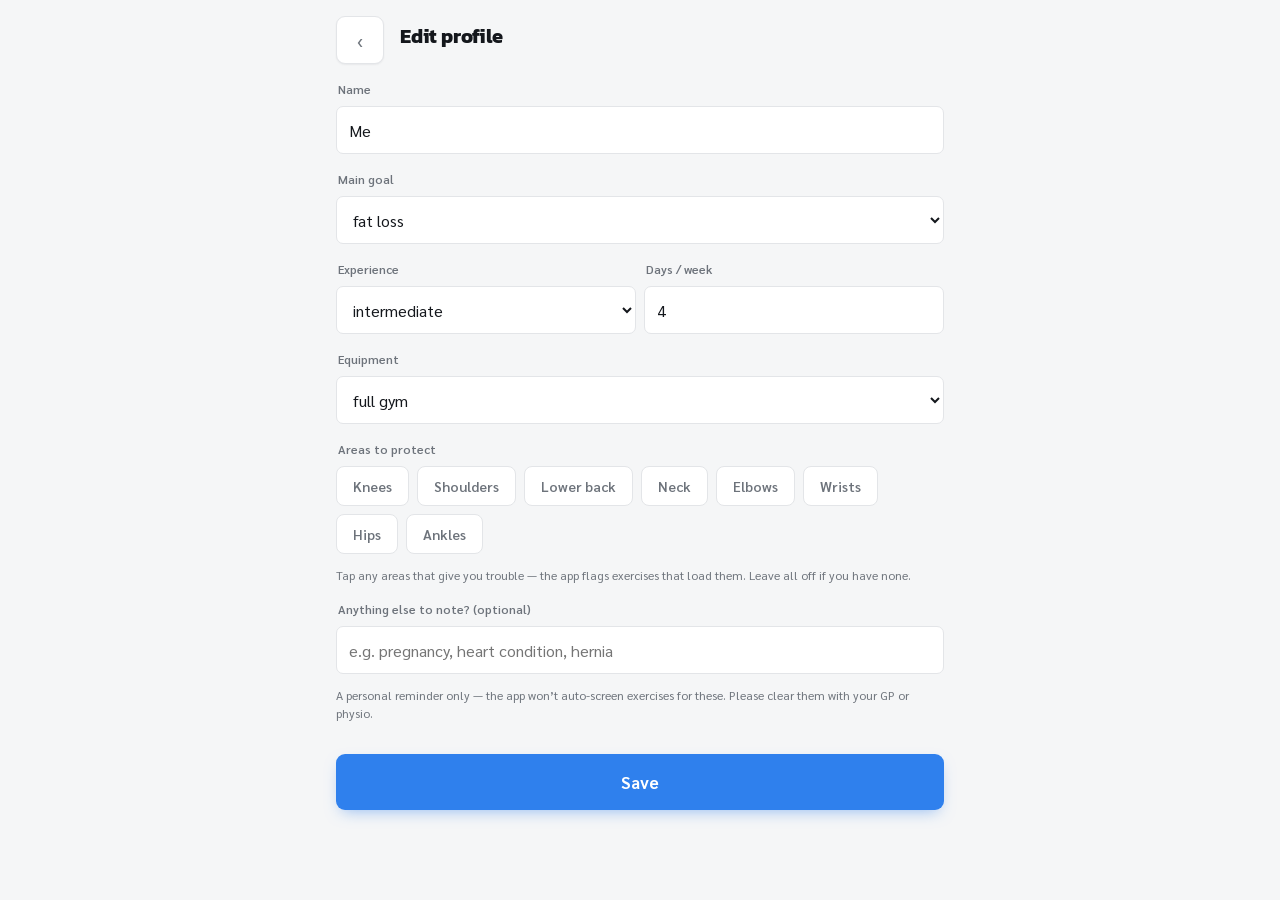
<file: index.html>
<!DOCTYPE html>
<html lang="en">
<head>
  <meta charset="UTF-8" />
  <meta name="viewport" content="width=device-width, initial-scale=1.0, viewport-fit=cover, maximum-scale=1.0, user-scalable=no" />
  <meta name="theme-color" content="#f5f6f7" media="(prefers-color-scheme: light)" />
  <meta name="theme-color" content="#0b0c0f" media="(prefers-color-scheme: dark)" />
  <title>Lift Tracker</title>

  <!-- PWA: installable + offline -->
  <link rel="manifest" href="manifest.webmanifest" />
  <link rel="icon" href="icon.svg" type="image/svg+xml" />
  <link rel="apple-touch-icon" href="icon.svg" />
  <meta name="apple-mobile-web-app-capable" content="yes" />
  <meta name="apple-mobile-web-app-status-bar-style" content="default" />
  <meta name="apple-mobile-web-app-title" content="Lift" />

  <!-- Type: Kanit (display / numbers) + Sarabun (body / UI) -->
  <link rel="preconnect" href="https://fonts.googleapis.com" />
  <link rel="preconnect" href="https://fonts.gstatic.com" crossorigin />
  <link rel="stylesheet" href="https://fonts.googleapis.com/css2?family=Kanit:wght@500;600;700&family=Sarabun:wght@400;500;600;700&display=swap" />

  <link rel="stylesheet" href="css/styles.css" />
</head>
<body>
  <!-- The whole app renders into #app from js/app.js -->
  <div id="app"></div>

  <!-- Rest timer overlay (hidden until a set is completed) -->
  <div id="timer-sheet" class="sheet" hidden>
    <div class="sheet-backdrop" data-close-timer></div>
    <div class="sheet-body" role="dialog" aria-label="Rest timer">
      <div class="timer-label">REST</div>
      <div id="timer-count" class="timer-count">1:30</div>
      <svg class="timer-ring" viewBox="0 0 120 120" aria-hidden="true">
        <circle class="ring-track" cx="60" cy="60" r="54" />
        <circle id="ring-progress" class="ring-progress" cx="60" cy="60" r="54" />
      </svg>

      <div class="timer-presets" id="timer-presets"></div>

      <div class="timer-controls">
        <button class="tbtn" id="timer-minus">−15s</button>
        <button class="tbtn tbtn-pause" id="timer-pause">Pause</button>
        <button class="tbtn" id="timer-plus">+15s</button>
      </div>
      <button class="btn btn-ghost timer-skip" id="timer-skip">Skip rest</button>
    </div>
  </div>

  <script src="js/plan.js"></script>
  <script src="js/exercises.js"></script>
  <script src="js/app.js"></script>
</body>
</html>
</file>
<file: css/styles.css>
/* =========================================================================
   Lift Tracker — design-system rebuild (Kanit + Sarabun · Crisp · 8px).
   Blue pulse on a cool light ground; full dark theme. Matches the two
   approved mockups. Class names/data-attributes are unchanged — this file
   only restyles them and adds the new .tabbar / .felt components.
   ========================================================================= */

/* -------------------------------------------------------------------------
   THEME TOKENS
   Light on bare :root · dark redefined under the media query AND [data-theme].
   ------------------------------------------------------------------------- */
:root {
  color-scheme: light;

  /* surfaces */
  --bg: #f5f6f7;            /* page canvas */
  --bg-elev: #ffffff;       /* cards */
  --bg-elev-2: #eef1f4;     /* inputs / secondary surface */
  --card: var(--bg-elev);
  --card-2: var(--bg-elev-2);

  /* lines */
  --line: #ecedef;          /* hairline border */
  --line-strong: #e3e5e8;

  /* ink */
  --text: #14171c;
  --text-dim: #6d737b;
  --text-faint: #9aa1aa;

  /* accent (blue pulse) */
  --accent: #2f80ed;
  --accent-ink: #175fb8;
  --accent-dim: #e9f1fe;
  --accent-line: #cfe1fb;
  --on-accent: #ffffff;

  /* caution / danger */
  --warn: #b9770e;
  --warn-tint: #f9f0dd;
  --warn-line: #efdcb6;
  --danger: #d1493f;

  /* feel (effort ladder) */
  --feel-easy: #1f9d57;
  --feel-ok: #2f80ed;
  --feel-hard: #e8720c;
  --feel-pain: #d1493f;

  /* radius — CRISP (card/button 9 · input/cell 7 · chip/tag 8) */
  --r-card: 9px;
  --r-control: 9px;
  --r-input: 7px;
  --r-tag: 8px;
  --radius: var(--r-card);      /* legacy alias → crisp */
  --radius-sm: var(--r-input);  /* legacy alias → crisp */

  /* type */
  --ff-display: "Kanit", "Helvetica Neue", system-ui, sans-serif;
  --ff-body: "Sarabun", system-ui, -apple-system, sans-serif;

  /* metrics */
  --tap: 48px;
  --safe-top: env(safe-area-inset-top, 0px);
  --safe-bottom: env(safe-area-inset-bottom, 0px);

  /* elevation */
  --shadow-sm: 0 1px 2px rgba(20, 23, 28, .06);
  --shadow: 0 1px 2px rgba(20, 23, 28, .05), 0 8px 24px rgba(20, 23, 28, .07);
  --shadow-cta: 0 6px 16px -6px rgba(47, 128, 237, .55);
}

@media (prefers-color-scheme: dark) {
  :root:not([data-theme="light"]) {
    color-scheme: dark;
    --bg: #0b0c0f;
    --bg-elev: #15171d;
    --bg-elev-2: #1c1f27;
    --card: var(--bg-elev);
    --card-2: var(--bg-elev-2);
    --line: #24272f;
    --line-strong: #2f333c;
    --text: #f0f2f5;
    --text-dim: #9aa2ad;
    --text-faint: #666d78;
    --accent: #3f86d6;
    --accent-ink: #ffffff;
    --accent-dim: rgba(63, 134, 214, .15);
    --accent-line: rgba(63, 134, 214, .38);
    --on-accent: #ffffff;
    --warn: #f2a838;
    --warn-tint: rgba(242, 168, 56, .13);
    --warn-line: rgba(242, 168, 56, .32);
    --danger: #f26060;
    --feel-easy: #48cc8c;
    --feel-ok: #5aa6f0;
    --feel-hard: #ff8a3d;
    --feel-pain: #f26060;
    --shadow-sm: 0 1px 2px rgba(0, 0, 0, .4);
    --shadow: 0 1px 2px rgba(0, 0, 0, .4), 0 10px 30px rgba(0, 0, 0, .5);
    --shadow-cta: 0 0 0 1px rgba(63, 134, 214, .24), 0 8px 24px -10px rgba(63, 134, 214, .5);
  }
}

:root[data-theme="dark"] {
  color-scheme: dark;
  --bg: #0b0c0f;
  --bg-elev: #15171d;
  --bg-elev-2: #1c1f27;
  --card: var(--bg-elev);
  --card-2: var(--bg-elev-2);
  --line: #24272f;
  --line-strong: #2f333c;
  --text: #f0f2f5;
  --text-dim: #9aa2ad;
  --text-faint: #666d78;
  --accent: #3f86d6;
  --accent-ink: #ffffff;
  --accent-dim: rgba(63, 134, 214, .15);
  --accent-line: rgba(63, 134, 214, .38);
  --on-accent: #ffffff;
  --warn: #f2a838;
  --warn-tint: rgba(242, 168, 56, .13);
  --warn-line: rgba(242, 168, 56, .32);
  --danger: #f26060;
  --feel-easy: #48cc8c;
  --feel-ok: #5aa6f0;
  --feel-hard: #ff8a3d;
  --feel-pain: #f26060;
  --shadow-sm: 0 1px 2px rgba(0, 0, 0, .4);
  --shadow: 0 1px 2px rgba(0, 0, 0, .4), 0 10px 30px rgba(0, 0, 0, .5);
  --shadow-cta: 0 0 0 1px rgba(63, 134, 214, .24), 0 8px 24px -10px rgba(63, 134, 214, .5);
}

/* -------------------------------------------------------------------------
   BASE
   ------------------------------------------------------------------------- */
* { box-sizing: border-box; -webkit-tap-highlight-color: transparent; }

html, body {
  margin: 0;
  padding: 0;
  background: var(--bg);
  color: var(--text);
  font-family: var(--ff-body);
  font-size: 16px;
  line-height: 1.5;
  -webkit-font-smoothing: antialiased;
  overscroll-behavior-y: none;
}

/* a soft top glow under the dark canvas */
@media (prefers-color-scheme: dark) {
  :root:not([data-theme="light"]) body {
    background:
      radial-gradient(120% 80% at 50% -10%, rgba(63, 134, 214, .10), transparent 60%),
      var(--bg);
    background-attachment: fixed;
  }
}
:root[data-theme="dark"] body {
  background:
    radial-gradient(120% 80% at 50% -10%, rgba(63, 134, 214, .10), transparent 60%),
    var(--bg);
  background-attachment: fixed;
}

body { padding-bottom: calc(24px + var(--safe-bottom)); }

button { font-family: inherit; cursor: pointer; }
input, select { font-family: inherit; }

#app {
  max-width: 640px;
  margin: 0 auto;
  padding: calc(16px + var(--safe-top)) 16px 0;
}
/* leave room for a fixed bottom tab bar when app.js renders one */
body:has(.tabbar) #app { padding-bottom: calc(88px + var(--safe-bottom)); }

/* -------------------------------------------------------------------------
   HEADER
   ------------------------------------------------------------------------- */
.app-header {
  display: flex;
  align-items: center;
  justify-content: space-between;
  gap: 16px;
  margin-bottom: 16px;
}
.app-header h1 {
  font-family: var(--ff-display);
  font-size: 20px;
  font-weight: 700;
  letter-spacing: -0.01em;
  margin: 0;
  display: flex;
  align-items: center;
  gap: 8px;
}
.app-header .logo { width: 26px; height: 26px; display: inline-block; }
.header-actions { display: flex; gap: 8px; }

/* -------------------------------------------------------------------------
   BUTTONS
   ------------------------------------------------------------------------- */
.btn {
  display: inline-flex;
  align-items: center;
  justify-content: center;
  gap: 8px;
  min-height: var(--tap);
  padding: 0 16px;
  border: none;
  border-radius: var(--r-control);
  background: var(--accent);
  color: var(--on-accent);
  font-family: var(--ff-body);
  font-size: 16px;
  font-weight: 700;
  box-shadow: var(--shadow-cta);
  transition: transform .06s ease, filter .15s ease;
}
.btn:active { transform: scale(.97); }
.btn-block { width: 100%; }
.btn-ghost {
  background: var(--bg-elev);
  color: var(--text-dim);
  border: 1px solid var(--line-strong);
  box-shadow: none;
}
.btn-danger { background: var(--danger); color: #fff; box-shadow: none; }
.btn-lg { min-height: 56px; font-size: 17px; }

.icon-btn {
  width: var(--tap); height: var(--tap);
  display: inline-flex; align-items: center; justify-content: center;
  background: var(--bg-elev);
  border: 1px solid var(--line-strong);
  border-radius: var(--r-control);
  color: var(--text-dim);
  font-size: 19px;
  box-shadow: var(--shadow-sm);
}

/* -------------------------------------------------------------------------
   DASHBOARD HERO
   ------------------------------------------------------------------------- */
.hero { margin-bottom: 16px; }
.hero-date { font-size: 13px; color: var(--text-dim); font-weight: 600; }
.hero-title {
  font-family: var(--ff-display);
  font-size: 26px; font-weight: 700; letter-spacing: -0.02em;
  line-height: 1.1; color: var(--text); margin: 8px 0 16px;
}
.hero-title span { color: var(--accent); }

/* -------------------------------------------------------------------------
   STAT CARDS
   ------------------------------------------------------------------------- */
.stat-grid {
  display: grid;
  grid-template-columns: repeat(2, 1fr);
  gap: 8px;
  margin-bottom: 24px;
}
.stat {
  background: var(--bg-elev);
  border: 1px solid var(--line);
  border-radius: var(--r-card);
  padding: 16px;
  box-shadow: var(--shadow-sm);
}
.stat .num {
  font-family: var(--ff-display);
  font-size: 22px; font-weight: 700; letter-spacing: -0.01em;
  color: var(--text); font-variant-numeric: tabular-nums; line-height: 1.05;
}
.stat .lbl {
  font-size: 11px; color: var(--text-faint); margin-top: 6px;
  text-transform: uppercase; letter-spacing: .06em; font-weight: 600;
}
.stat.accent .num { color: var(--accent); }
.stat.blue .num { color: var(--text); }
.stat.wide { grid-column: 1 / -1; display: flex; align-items: baseline; gap: 8px; }
.stat.wide .num { color: var(--text); }
.stat.wide .lbl { margin-top: 0; }
.stat svg { display: block; overflow: visible; }

/* live elapsed clock in the workout header */
.wk-elapsed {
  flex: 0 0 auto;
  align-self: center;
  background: var(--accent-dim);
  border: 1px solid var(--accent-line);
  border-radius: var(--r-tag);
  padding: 6px 12px;
  font-family: var(--ff-display);
  font-size: 14px;
  font-weight: 600;
  font-variant-numeric: tabular-nums;
  color: var(--accent-ink);
}
.wk-elapsed::before { content: '⏱ '; font-weight: 400; }

/* -------------------------------------------------------------------------
   SECTION HEADINGS
   ------------------------------------------------------------------------- */
.section-title {
  font-size: 12px;
  text-transform: uppercase;
  letter-spacing: .08em;
  color: var(--text-dim);
  margin: 24px 2px 8px;
  font-weight: 700;
}
.mt24 { margin-top: 24px; }

/* -------------------------------------------------------------------------
   RESUME BANNER
   ------------------------------------------------------------------------- */
.resume {
  background: var(--accent-dim);
  border: 1px solid var(--accent-line);
  border-radius: var(--r-card);
  padding: 16px;
  margin-bottom: 16px;
  display: flex;
  align-items: center;
  justify-content: space-between;
  gap: 16px;
}
.resume .r-title { font-weight: 700; color: var(--accent-ink); }
.resume .r-sub { font-size: 13px; color: var(--text-dim); margin-top: 2px; }

/* -------------------------------------------------------------------------
   DAY CARDS
   ------------------------------------------------------------------------- */
.day-card {
  background: var(--bg-elev);
  border: 1px solid var(--line);
  border-radius: var(--r-card);
  margin-bottom: 8px;
  display: flex;
  align-items: stretch;
  overflow: hidden;
  color: var(--text);
  box-shadow: var(--shadow-sm);
}
.dc-hit {
  flex: 1; min-width: 0;
  display: flex; align-items: center; gap: 16px;
  padding: 16px;
  background: transparent; border: none; color: inherit; text-align: left;
}
.dc-hit:active { transform: scale(.99); }
.dc-text { min-width: 0; }
.day-card .badge {
  flex: 0 0 auto;
  width: 40px; height: 40px;
  border-radius: var(--r-card);
  background: var(--accent-dim);
  color: var(--accent-ink);
  border: 1px solid var(--accent-line);
  display: flex; align-items: center; justify-content: center;
  font-family: var(--ff-display);
  font-weight: 700; font-size: 17px;
}
.day-card .dc-name { font-family: var(--ff-display); font-weight: 700; font-size: 16px; }
.day-card .dc-sub { font-size: 13px; color: var(--text-dim); margin-top: 2px; }
.day-card .dc-meta { font-size: 12px; color: var(--text-faint); margin-top: 4px; }
.day-card .chev { align-self: center; color: var(--text-faint); font-size: 22px; padding-right: 16px; }
/* suggested day — highlighted, not forced */
.day-card.suggested { border-color: var(--accent-line); box-shadow: 0 0 0 1px var(--accent-line), var(--shadow-sm); }
.dc-tag {
  display: inline-block; vertical-align: middle; margin-left: 8px;
  font-family: var(--ff-body); font-size: 11px; font-weight: 700; letter-spacing: .04em; text-transform: uppercase;
  color: var(--accent-ink); background: var(--accent-dim); border: 1px solid var(--accent-line);
  padding: 2px 8px; border-radius: var(--r-tag);
}
.dc-go { margin-left: auto; flex: 0 0 auto; font-size: 13px; font-weight: 700; color: var(--accent); }
.hero-sub { margin: 8px 0 0; font-size: 14px; color: var(--text-dim); }
.hero-sub b { color: var(--text); }
.dc-edit {
  flex: 0 0 auto; width: 52px;
  background: transparent; border: none; border-left: 1px solid var(--line);
  color: var(--text-faint); font-size: 18px;
}
.dc-edit:active { background: var(--bg-elev-2); }

/* -------------------------------------------------------------------------
   PLAN EDITOR
   ------------------------------------------------------------------------- */
.edit-row {
  display: flex; align-items: center; gap: 8px;
  background: var(--bg-elev);
  border: 1px solid var(--line);
  border-radius: var(--r-card);
  padding: 12px 12px 12px 16px;
  margin-bottom: 8px;
  box-shadow: var(--shadow-sm);
}
.edit-main { flex: 1; min-width: 0; }
.edit-name { font-weight: 700; font-size: 15px; overflow: hidden; text-overflow: ellipsis; white-space: nowrap; }
.edit-meta { font-size: 12px; color: var(--text-dim); margin-top: 2px; }
.edit-actions { display: flex; gap: 4px; flex: 0 0 auto; }
.mini-btn {
  width: 38px; height: 38px;
  border-radius: var(--r-tag);
  border: 1px solid var(--line-strong);
  background: var(--bg-elev-2);
  color: var(--text-dim);
  font-size: 15px;
  display: flex; align-items: center; justify-content: center;
}
.mini-btn:disabled { opacity: .4; }
.mini-btn.danger { color: var(--danger); }
.mini-btn.armed { background: var(--danger); color: #fff; border-color: var(--danger); }
.btn.armed, .btn-ghost.armed { background: var(--danger); color: #fff; border-color: var(--danger); }

/* -------------------------------------------------------------------------
   SUPERSET LINKING (plan editor)
   ------------------------------------------------------------------------- */
.edit-row.in-superset {
  border-left: 3px solid var(--accent);
  border-top-left-radius: 4px;
  border-bottom-left-radius: 4px;
}
.link-row {
  display: flex; justify-content: center;
  margin: -2px 0 8px;
}
.link-btn {
  font-size: 12px; font-weight: 700;
  padding: 5px 12px;
  border-radius: var(--r-tag);
  border: 1px solid var(--accent-line);
  background: var(--accent-dim);
  color: var(--accent-ink);
}
.link-btn.ghost {
  border-style: dashed;
  border-color: var(--line-strong);
  background: transparent;
  color: var(--text-faint);
  font-weight: 600;
}

/* superset block (during workout) */
.superset {
  border: 1px solid var(--accent-line);
  border-left: 3px solid var(--accent);
  border-radius: var(--r-card);
  background: var(--accent-dim);
  padding: 8px;
  margin-bottom: 16px;
}
.superset .exercise { margin-bottom: 8px; }
.superset .exercise:last-child { margin-bottom: 0; }
.superset-hd {
  font-family: var(--ff-display);
  font-size: 12px; font-weight: 700;
  text-transform: uppercase; letter-spacing: .06em;
  color: var(--accent-ink);
  padding: 2px 4px 8px;
}
.superset .link-row { margin: 8px 0; }
.superset .link-btn { background: var(--bg-elev); }

/* -------------------------------------------------------------------------
   EXERCISE LIBRARY PICKER
   ------------------------------------------------------------------------- */
.lib-search {
  width: 100%; height: 48px;
  background: var(--bg-elev);
  border: 1px solid var(--line-strong);
  border-radius: var(--r-input);
  color: var(--text); font-size: 16px; padding: 0 16px;
  margin-bottom: 8px;
}
.lib-search:focus { outline: none; border-color: var(--accent); }
/* style / equipment filter chips — one scrollable row */
.lib-chips {
  display: flex; gap: 8px; overflow-x: auto; -webkit-overflow-scrolling: touch;
  margin: 0 -16px 16px; padding: 0 16px 4px; scrollbar-width: none;
}
.lib-chips::-webkit-scrollbar { display: none; }
.lib-chip {
  flex: 0 0 auto; white-space: nowrap;
  font-family: var(--ff-body); font-size: 13px; font-weight: 600;
  padding: 8px 12px; border-radius: var(--r-tag);
  border: 1px solid var(--line-strong); background: var(--bg-elev); color: var(--text-dim);
}
.lib-chip span { color: var(--text-faint); font-weight: 500; margin-left: 2px; }
.lib-chip.on { background: var(--accent); border-color: var(--accent); color: var(--on-accent); }
.lib-chip.on span { color: var(--on-accent); opacity: .8; }
.lib-count { color: var(--text-faint); font-weight: 600; margin-left: 4px; }
.lib-group {
  font-size: 12px; text-transform: uppercase; letter-spacing: .08em;
  color: var(--text-faint); font-weight: 700; margin: 16px 2px 8px;
}
.lib-row {
  width: 100%; text-align: left; color: var(--text); font: inherit;
  display: flex; align-items: center; gap: 16px;
  background: var(--bg-elev);
  border: 1px solid var(--line);
  border-radius: var(--r-card);
  padding: 16px;
  margin-bottom: 8px;
  box-shadow: var(--shadow-sm);
}
.lib-row:active { transform: scale(.99); }
.lib-main { flex: 1; min-width: 0; }
.lib-name { font-weight: 700; font-size: 15px; }
.lib-warn { color: var(--warn); }
.lib-meta { font-size: 12px; color: var(--text-dim); margin-top: 2px; }
.lib-caution { color: var(--warn); }
.lib-row .chev { color: var(--text-faint); font-size: 22px; flex: 0 0 auto; }

/* caution banner (pre-filling a flagged exercise) */
.caution-banner {
  background: var(--warn-tint);
  border: 1px solid var(--warn-line);
  color: var(--warn);
  border-radius: var(--r-input);
  padding: 12px 16px;
  font-size: 13px; font-weight: 600;
  margin-bottom: 16px;
}

/* -------------------------------------------------------------------------
   FORMS (exercise editor)
   ------------------------------------------------------------------------- */
.form { display: flex; flex-direction: column; gap: 16px; }
.fld { display: flex; flex-direction: column; gap: 8px; }
.fld > span { font-size: 12px; color: var(--text-dim); font-weight: 600; padding-left: 2px; }
.fld input, .fld select {
  height: 48px;
  background: var(--bg-elev);
  border: 1px solid var(--line-strong);
  border-radius: var(--r-input);
  color: var(--text); font-size: 16px; padding: 0 12px;
}
.fld input:focus, .fld select:focus { outline: none; border-color: var(--accent); }
.fld-row { display: flex; gap: 8px; }
.fld-row .fld { flex: 1; }

/* -------------------------------------------------------------------------
   HISTORY LIST
   ------------------------------------------------------------------------- */
.hist-item {
  width: 100%; text-align: left; color: var(--text); font: inherit;
  background: var(--bg-elev);
  border: 1px solid var(--line);
  border-radius: var(--r-card);
  padding: 16px;
  margin-bottom: 8px;
  display: flex; align-items: center; gap: 16px;
  box-shadow: var(--shadow-sm);
}
.hist-item:active { transform: scale(.99); }
.hist-item .h-day { font-weight: 700; }
.hist-item .h-date { font-size: 12px; color: var(--text-faint); margin-top: 1px; }
.hist-item .h-vol { margin-left: auto; text-align: right; }
.hist-item .h-vol .v { font-family: var(--ff-display); font-weight: 700; color: var(--accent); font-variant-numeric: tabular-nums; }
.hist-item .h-vol .l { font-size: 11px; color: var(--text-faint); text-transform: uppercase; }

/* -------------------------------------------------------------------------
   PERSONAL BESTS
   ------------------------------------------------------------------------- */
.pb-row {
  display: flex; align-items: baseline; justify-content: space-between;
  padding: 16px 2px;
  border-bottom: 1px solid var(--line);
}
.pb-row:last-child { border-bottom: none; }
.pb-name { font-size: 14px; }
.pb-val { font-family: var(--ff-display); font-weight: 700; font-variant-numeric: tabular-nums; }
.pb-val small { color: var(--text-faint); font-weight: 500; font-size: 12px; }

/* -------------------------------------------------------------------------
   EMPTY STATE
   ------------------------------------------------------------------------- */
.empty {
  text-align: center;
  color: var(--text-dim);
  padding: 24px 16px;
  background: var(--bg-elev);
  border: 1px dashed var(--line-strong);
  border-radius: var(--r-card);
  font-size: 14px;
}

/* -------------------------------------------------------------------------
   PROGRESSION (dashboard cards)
   ------------------------------------------------------------------------- */
.prog-card {
  display: flex; align-items: center; gap: 16px;
  background: var(--accent-dim);
  border: 1px solid var(--accent-line);
  border-radius: var(--r-card);
  padding: 16px;
  margin-bottom: 8px;
}
.prog-card .prog-i {
  flex: 0 0 auto; width: 36px; height: 36px;
  border-radius: var(--r-card);
  background: var(--accent); color: var(--on-accent);
  display: flex; align-items: center; justify-content: center;
  font-weight: 700; font-size: 16px;
}
.prog-main { flex: 1; min-width: 0; }
.prog-card .prog-name { font-weight: 600; font-size: 15px; color: var(--text); }
.prog-card .prog-detail { font-size: 12px; color: var(--accent-ink); margin-top: 2px; }
.prog-card .prog-next {
  margin-left: auto; font-family: var(--ff-display); font-weight: 700; color: var(--on-accent);
  background: var(--accent); padding: 8px 12px; border-radius: var(--r-tag);
  white-space: nowrap; font-size: 13px; font-variant-numeric: tabular-nums;
}

/* progression (in-workout hint) */
.prog-hint {
  display: block; width: calc(100% - 32px);
  margin: 0 16px 12px; text-align: left;
  background: var(--accent-dim);
  border: 1px solid var(--accent-line);
  color: var(--text);
  border-radius: var(--r-input);
  padding: 12px;
  font-size: 13px; font-weight: 600;
}
.prog-hint b { color: var(--accent-ink); }
.prog-hint.static { font-weight: 500; }
.prog-hint.hold {
  background: var(--warn-tint);
  border-color: var(--warn-line);
  color: var(--warn);
  font-weight: 600;
}

/* -------------------------------------------------------------------------
   PER-SET "HOW DID IT FEEL?" TAGS  (current markup: .feel / .feel-btn)
   ------------------------------------------------------------------------- */
.feel {
  display: none;
  align-items: center;
  flex-wrap: wrap;
  gap: 8px;
  margin: -2px 16px 12px;
}
.feel.shown { display: flex; }
.feel-lbl { font-size: 12px; color: var(--text-faint); font-weight: 700; margin-right: 2px; }
.feel-btn {
  font-size: 12px; font-weight: 600;
  padding: 6px 12px;
  border-radius: var(--r-tag);
  border: 1px solid var(--line-strong);
  background: var(--bg-elev);
  color: var(--text-dim);
}
.feel-btn.on {
  border-color: var(--accent-line);
  background: var(--accent-dim);
  color: var(--accent-ink);
  font-weight: 700;
}

/* -------------------------------------------------------------------------
   FELT — 3-step effort ladder + optional pain flag  (NEW · per contract)
   Container .felt > .felt-q + .seg3(.s3.easy/.ok/.hard[.on]) + optional
   .painflag(.dotx) + .painnote. app.js will emit exactly these.
   ------------------------------------------------------------------------- */
.felt { display: flex; flex-direction: column; gap: 8px; margin: 8px 16px 12px; }
.felt-q {
  font-family: var(--ff-body);
  font-size: 11px; font-weight: 700; text-transform: uppercase;
  letter-spacing: .06em; color: var(--text-faint);
}
.seg3 {
  display: flex;
  background: var(--bg-elev-2);
  border: 1px solid var(--line-strong);
  border-radius: var(--r-control);
  padding: 3px; gap: 3px;
}
.s3 {
  flex: 1; text-align: center;
  border: 0; background: transparent;
  font-family: var(--ff-body); font-size: 13px; font-weight: 600;
  color: var(--text-dim);
  padding: 9px 4px; border-radius: var(--r-input);
}
.s3.on.easy { background: var(--feel-easy); color: #fff; }
.s3.on.ok   { background: var(--feel-ok);   color: #fff; }
.s3.on.hard { background: var(--feel-hard); color: #fff; }
/* dark ink reads better on the brighter dark-theme feel colours */
@media (prefers-color-scheme: dark) {
  :root:not([data-theme="light"]) .s3.on.easy { color: #06231a; }
  :root:not([data-theme="light"]) .s3.on.ok   { color: #06192e; }
  :root:not([data-theme="light"]) .s3.on.hard { color: #2a1c02; }
}
:root[data-theme="dark"] .s3.on.easy { color: #06231a; }
:root[data-theme="dark"] .s3.on.ok   { color: #06192e; }
:root[data-theme="dark"] .s3.on.hard { color: #2a1c02; }

.painflag {
  align-self: stretch;
  display: flex; align-items: center; justify-content: center; gap: 8px;
  border: 1px solid var(--line-strong);
  background: var(--bg-elev-2);
  color: var(--text-dim);
  font-family: var(--ff-body); font-size: 13px; font-weight: 600;
  padding: 8px 12px; border-radius: var(--r-tag);
}
.seg3 + .felt-q { margin-top: 8px; }   /* separate "Any pain?" from the effort ladder */
.painflag.on { border-color: var(--feel-pain); color: var(--feel-pain); background: var(--warn-tint); }
.painflag .dotx { width: 9px; height: 9px; border-radius: 50%; background: var(--feel-pain); }
.painnote { font-family: var(--ff-body); font-size: 11px; color: var(--text-faint); }

/* -------------------------------------------------------------------------
   CHARTS
   ------------------------------------------------------------------------- */
.chart-cap { font-size: 12px; font-weight: 600; color: var(--text-dim); margin-bottom: 16px; }
.chart-cap .muted { font-weight: 500; }
.mini-select {
  max-width: 62%;
  background: var(--bg-elev);
  color: var(--text);
  border: 1px solid var(--line-strong);
  border-radius: var(--r-input);
  padding: 8px;
  font-size: 12px; font-weight: 600;
}

/* -------------------------------------------------------------------------
   WORKOUT VIEW
   ------------------------------------------------------------------------- */
.wk-head { display: flex; align-items: center; gap: 8px; margin-bottom: 8px; }
.wk-head .wk-title { font-family: var(--ff-display); font-size: 20px; font-weight: 700; letter-spacing: -0.01em; }
.wk-head .wk-sub { font-size: 13px; color: var(--text-dim); }
.wk-timerbar {
  display: flex; align-items: center; justify-content: space-between; gap: 8px;
  background: var(--bg-elev);
  border: 1px solid var(--line);
  border-radius: var(--r-card);
  padding: 8px 16px;
  margin: 8px 0 16px;
  box-shadow: var(--shadow-sm);
}
.wk-timerbar .tb-label { font-size: 13px; color: var(--text-dim); }
.wk-timerbar .tb-label b { color: var(--text); }
.rest-chips { display: flex; gap: 8px; flex-wrap: wrap; }
.chip {
  min-height: 38px; padding: 0 12px;
  border-radius: var(--r-tag);
  border: 1px solid var(--line-strong);
  background: var(--bg-elev-2);
  color: var(--text-dim);
  font-size: 14px; font-weight: 600;
}
.chip.active { background: var(--accent); color: var(--on-accent); border-color: var(--accent); }

/* warm-up / stretch collapsible */
.warmup {
  background: var(--warn-tint);
  border: 1px solid var(--warn-line);
  border-radius: var(--r-card);
  margin-bottom: 16px;
  overflow: hidden;
}
.warmup summary {
  list-style: none;
  padding: 16px;
  font-weight: 700; color: var(--warn);
  display: flex; align-items: center; gap: 8px;
  cursor: pointer;
}
.warmup summary::-webkit-details-marker { display: none; }
.warmup summary .wu-i { color: var(--warn); }
.warmup ol { margin: 0; padding: 0 16px 16px 32px; color: var(--warn); font-size: 14px; }
.warmup li { margin: 8px 0; }

/* warm-up / stretch routine — timed moves in the workout */
.rt-list { list-style: none; margin: 0; padding: 8px 16px 16px; }
.rt-move { display: flex; align-items: center; gap: 8px; padding: 8px 0; }
.rt-move-name { font-size: 14px; color: var(--warn); font-weight: 600; }
.rt-go {
  flex: 0 0 auto;
  font-size: 13px; font-weight: 700;
  padding: 6px 12px; border-radius: var(--r-tag);
  border: 1px solid var(--warn-line);
  background: var(--bg-elev); color: var(--warn);
  white-space: nowrap;
}
.warmup.routine { background: var(--warn-tint); }
.rt-when { font-weight: 500; opacity: .7; font-size: 12px; }

/* pre/post segment type chips (Warm-up / Stretch / Cardio / None) */
.seg-chips { display: flex; flex-wrap: wrap; gap: 8px; margin: 0 0 16px; }
.seg-chip {
  font-size: 13px; font-weight: 600;
  padding: 8px 12px; border-radius: var(--r-tag);
  border: 1px solid var(--line-strong);
  background: var(--bg-elev); color: var(--text-dim);
}
.seg-chip.on {
  border-color: var(--accent-line);
  background: var(--accent-dim);
  color: var(--accent-ink);
  font-weight: 700;
}

/* warm-up / stretch move editor rows (day editor) */
.rt-edit {
  display: flex; align-items: center; gap: 8px;
  background: var(--bg-elev);
  border: 1px solid var(--line);
  border-radius: var(--r-card);
  padding: 8px 8px 8px 12px;
  margin-bottom: 8px;
}
.rt-name-inp {
  flex: 1; min-width: 0;
  height: 38px; padding: 0 12px;
  border: 1px solid var(--line-strong); border-radius: var(--r-input);
  background: var(--bg-elev-2); color: var(--text); font-size: 14px;
}
.rt-name-inp:focus, .rt-secs-inp:focus { outline: none; border-color: var(--accent); }
.rt-secs-wrap { flex: 0 0 auto; display: flex; align-items: center; gap: 2px; color: var(--text-dim); font-size: 13px; }
.rt-secs-inp {
  width: 52px; height: 38px; text-align: center;
  border: 1px solid var(--line-strong); border-radius: var(--r-input);
  background: var(--bg-elev-2); color: var(--text); font-size: 14px;
}

/* exercise block */
.exercise {
  background: var(--bg-elev);
  border: 1px solid var(--line);
  border-radius: var(--r-card);
  margin-bottom: 16px;
  overflow: hidden;
  box-shadow: var(--shadow-sm);
}
.exercise.done-all { border-color: var(--accent-line); box-shadow: inset 0 0 0 1px var(--accent-dim); }
.ex-head { padding: 16px 16px 8px; }
.ex-title-row { display: flex; align-items: center; gap: 8px; }
.ex-name { font-family: var(--ff-display); font-weight: 700; font-size: 17px; flex: 1; letter-spacing: -0.01em; }
.ex-target {
  font-size: 12px; color: var(--accent-ink);
  background: var(--accent-dim); border: 1px solid var(--accent-line);
  padding: 3px 9px; border-radius: var(--r-tag);
  white-space: nowrap; font-weight: 700;
}
.ex-note { font-size: 12px; color: var(--text-dim); margin-top: 8px; }

.sets { padding: 8px 16px 16px; }
.set-row {
  display: grid;
  grid-template-columns: 22px 1fr 1fr 46px 30px;
  align-items: center;
  gap: 8px;
  padding: 8px 4px;
  border-radius: var(--r-input);
}
.set-row.done { background: var(--accent-dim); }
.set-row .set-n { font-size: 13px; color: var(--text-faint); font-weight: 700; text-align: center; font-variant-numeric: tabular-nums; }
.field { position: relative; }
.field input {
  width: 100%; height: 46px;
  background: var(--bg-elev-2);
  border: 1px solid var(--line-strong);
  border-radius: var(--r-input);
  color: var(--text);
  font-size: 17px; font-weight: 600; text-align: center;
  padding: 0 4px; -moz-appearance: textfield;
  font-variant-numeric: tabular-nums;
}
.field input::-webkit-outer-spin-button,
.field input::-webkit-inner-spin-button { -webkit-appearance: none; margin: 0; }
.field input:focus { outline: none; border-color: var(--accent); background: var(--bg-elev); }
.field .unit {
  position: absolute; right: 8px; bottom: 4px;
  font-size: 9px; color: var(--text-faint); text-transform: uppercase; letter-spacing: .04em;
  pointer-events: none;
}
.field.hide-weight input { color: var(--text-faint); }

.set-check {
  width: 46px; height: 46px;
  border-radius: var(--r-input);
  border: 1.5px solid var(--line-strong);
  background: var(--bg-elev);
  color: var(--text-faint);
  font-size: 20px;
  display: flex; align-items: center; justify-content: center;
  transition: background .12s ease, border-color .12s ease, color .12s ease;
}
.set-check.on { background: var(--accent); border-color: var(--accent); color: var(--on-accent); }

.set-head {
  display: grid;
  grid-template-columns: 22px 1fr 1fr 46px 30px;
  gap: 8px;
  padding: 0 4px 8px;
  font-size: 10px; color: var(--text-faint);
  text-transform: uppercase; letter-spacing: .06em; text-align: center; font-weight: 700;
}
.set-head span:first-child { text-align: center; }

/* delete-set button */
.set-del {
  width: 30px; height: 46px;
  border: none; background: transparent;
  color: var(--text-faint); font-size: 14px; border-radius: var(--r-tag);
}
.set-del:active { background: var(--bg-elev-2); color: var(--danger); }

/* per-exercise actions (swap / remove) */
.ex-actions { display: flex; gap: 8px; padding: 0 16px 16px; }
.ex-action {
  flex: 1; height: 38px;
  border: 1px solid var(--line-strong);
  background: var(--bg-elev);
  color: var(--text-dim);
  border-radius: var(--r-tag);
  font-size: 13px; font-weight: 600;
}
.ex-action.danger { color: var(--danger); }
.ex-action.armed { background: var(--danger); color: #fff; border-color: var(--danger); }

.add-set {
  width: 100%;
  background: transparent;
  border: 1px dashed var(--line-strong);
  color: var(--text-dim);
  border-radius: var(--r-tag);
  height: 40px;
  font-size: 13px; font-weight: 600;
  margin-top: 8px;
}

.last-hint { font-size: 11px; color: var(--text-faint); padding: 0 16px 12px; }
.last-hint b { color: var(--text-dim); }

/* sticky finish bar */
.finish-bar {
  position: sticky; bottom: 0;
  margin: 16px -16px 0;
  padding: 16px 16px calc(16px + var(--safe-bottom));
  background: linear-gradient(to top, var(--bg) 62%, transparent);
  display: flex; gap: 8px;
}

/* -------------------------------------------------------------------------
   REST TIMER SHEET
   ------------------------------------------------------------------------- */
.sheet { position: fixed; inset: 0; z-index: 50; display: flex; align-items: flex-end; overscroll-behavior: contain; touch-action: none; }
.sheet[hidden] { display: none; }
.sheet-backdrop { position: absolute; inset: 0; background: rgba(11, 12, 15, .5); backdrop-filter: blur(2px); }
.sheet-body {
  position: relative;
  width: 100%; max-width: 640px; margin: 0 auto;
  background: var(--bg-elev);
  border: 1px solid var(--line);
  border-bottom: none;
  border-radius: 16px 16px 0 0;
  padding: 24px 16px calc(24px + var(--safe-bottom));
  text-align: center;
  box-shadow: var(--shadow);
  animation: slideUp .22s ease;
}
@keyframes slideUp { from { transform: translateY(100%); } to { transform: translateY(0); } }

.timer-label { font-size: 12px; letter-spacing: .22em; color: var(--text-faint); font-weight: 700; }
.timer-count { font-family: var(--ff-display); font-size: 64px; font-weight: 700; letter-spacing: -0.02em; margin: 8px 0; font-variant-numeric: tabular-nums; color: var(--text); }
.timer-count.done { color: var(--accent); }

.timer-ring { position: absolute; top: 16px; right: 16px; width: 54px; height: 54px; transform: rotate(-90deg); }
.ring-track { fill: none; stroke: var(--line); stroke-width: 8; }
.ring-progress { fill: none; stroke: var(--accent); stroke-width: 8; stroke-linecap: round;
  stroke-dasharray: 339.292; stroke-dashoffset: 0; transition: stroke-dashoffset .3s linear; }

.timer-presets { display: flex; gap: 8px; justify-content: center; flex-wrap: wrap; margin: 8px 0 16px; }

.timer-controls { display: flex; gap: 8px; justify-content: center; margin-bottom: 16px; }
.tbtn {
  min-width: 88px; min-height: 52px;
  border-radius: var(--r-control);
  border: 1px solid var(--line-strong);
  background: var(--bg-elev-2);
  color: var(--text);
  font-family: var(--ff-display);
  font-size: 16px; font-weight: 600;
}
.tbtn-pause { background: var(--accent); color: var(--on-accent); border-color: var(--accent); min-width: 120px; }
.tbtn-pause.paused { background: var(--warn); color: #fff; border-color: var(--warn); }
.timer-skip { width: 100%; }

/* -------------------------------------------------------------------------
   SETTINGS
   ------------------------------------------------------------------------- */
.settings-row {
  display: flex; align-items: center; justify-content: space-between;
  padding: 16px 2px; border-bottom: 1px solid var(--line);
}
.settings-row:last-child { border-bottom: none; }
.settings-row .sr-label { font-weight: 600; }
.settings-row .sr-sub { font-size: 12px; color: var(--text-dim); margin-top: 2px; }

/* toggle switch — stays capsule-shaped (it's a control, not a tag) */
.toggle { width: 52px; height: 30px; border-radius: 999px; background: var(--line-strong); border: none; position: relative; transition: background .15s; }
.toggle.on { background: var(--accent); }
.toggle::after { content: ''; position: absolute; top: 3px; left: 3px; width: 24px; height: 24px; border-radius: 50%; background: #fff; box-shadow: 0 1px 2px rgba(0, 0, 0, .2); transition: transform .15s; }
.toggle.on::after { transform: translateX(22px); }

.mini-input {
  width: 84px; height: 44px; text-align: center;
  background: var(--bg-elev); border: 1px solid var(--line-strong); border-radius: var(--r-input);
  color: var(--text); font-family: var(--ff-display); font-size: 16px; font-weight: 700;
}

/* -------------------------------------------------------------------------
   TOAST — high-contrast chip
   ------------------------------------------------------------------------- */
.toast {
  position: fixed; left: 50%; bottom: calc(96px + var(--safe-bottom));
  transform: translateX(-50%) translateY(20px);
  max-width: calc(100% - 32px); text-align: center;
  background: #22272e; color: #fff;
  border-radius: var(--r-tag);
  padding: 12px 16px; font-size: 14px; font-weight: 600;
  opacity: 0; transition: opacity .2s, transform .2s; z-index: 60;
  pointer-events: none; box-shadow: var(--shadow);
}
.toast.show { opacity: 1; transform: translateX(-50%) translateY(0); }

/* -------------------------------------------------------------------------
   PROFILES
   ------------------------------------------------------------------------- */
.profile-chip {
  font-size: 15px; font-weight: 700;
  background: var(--accent-dim); color: var(--accent-ink); border-color: var(--accent-line);
}
.profile-chip, .prof-av { overflow: hidden; }
.av-img { width: 100%; height: 100%; object-fit: cover; display: block; border-radius: inherit; }

/* You tab — profile card with avatar (photo or initial) */
.you-card {
  display: flex; align-items: center; gap: 16px;
  background: var(--bg-elev); border: 1px solid var(--line);
  border-radius: var(--r-card); padding: 16px; box-shadow: var(--shadow-sm);
}
.you-av {
  position: relative; flex: 0 0 auto;
  width: 72px; height: 72px; border-radius: 50%;
  background: var(--accent-dim); color: var(--accent-ink);
  border: 2px solid var(--accent-line);
  display: flex; align-items: center; justify-content: center;
  font-family: var(--ff-display); font-weight: 700; font-size: 30px; line-height: 1;
  cursor: pointer;
}
.you-av .av-img { border-radius: 50%; }
.you-av-cam {
  position: absolute; right: -4px; bottom: -4px;
  width: 28px; height: 28px; border-radius: 50%;
  background: var(--accent); color: var(--on-accent);
  border: 2px solid var(--bg-elev);
  display: flex; align-items: center; justify-content: center; font-size: 13px;
}
.you-info { min-width: 0; }
.you-name { font-family: var(--ff-display); font-weight: 700; font-size: 20px; line-height: 1.2; }
.you-sub { font-size: 13px; color: var(--text-dim); margin-top: 4px; }
.you-av-actions { display: flex; gap: 16px; margin-top: 8px; }
/* emoji avatars (built-in library) */
.av-emoji {
  width: 100%; height: 100%; border-radius: inherit;
  display: flex; align-items: center; justify-content: center; line-height: 1;
}
.profile-chip .av-emoji { font-size: 22px; }
.prof-av .av-emoji { font-size: 22px; }
.you-av .av-emoji { font-size: 38px; }
button.you-av { padding: 0; }

/* avatar picker */
.avp-current { display: flex; justify-content: center; margin: 8px 0 8px; }
.avp-current .you-av { width: 96px; height: 96px; font-size: 40px; cursor: default; }
.avp-current .you-av .av-emoji { font-size: 50px; }
.avp-grid { display: grid; grid-template-columns: repeat(4, 1fr); gap: 16px; }
.avp-item {
  aspect-ratio: 1; width: 100%; max-width: 100%;
  border-radius: 50%; border: 2px solid transparent;
  font-size: 34px; line-height: 1; padding: 0;
  display: flex; align-items: center; justify-content: center;
  cursor: pointer; transition: transform .08s ease;
}
.avp-item:active { transform: scale(.94); }
.avp-item.on { border-color: var(--accent); box-shadow: 0 0 0 3px var(--accent-dim); }
label.btn { cursor: pointer; }
/* backup reminder on Home */
.backup-note {
  display: flex; align-items: center; justify-content: space-between; gap: 16px;
  background: var(--warn-tint); border: 1px solid var(--warn-line);
  border-radius: var(--r-card); padding: 16px; margin-bottom: 16px;
}
.backup-note b { color: var(--text); }
.backup-note .btn { flex: 0 0 auto; min-height: 40px; }

.text-btn {
  background: none; border: none; padding: 0; cursor: pointer;
  font-family: var(--ff-body); font-size: 14px; font-weight: 700; color: var(--accent);
}
.prof-row {
  display: flex; align-items: center; gap: 8px;
  background: var(--bg-elev);
  border: 1px solid var(--line);
  border-radius: var(--r-card);
  padding: 8px 8px 8px 12px;
  margin-bottom: 8px;
  box-shadow: var(--shadow-sm);
}
.prof-row.current { border-color: var(--accent-line); background: var(--accent-dim); }
.prof-hit {
  flex: 1; min-width: 0;
  display: flex; align-items: center; gap: 16px;
  background: transparent; border: none; color: inherit; text-align: left; padding: 4px 2px;
}
.prof-av {
  flex: 0 0 auto; width: 40px; height: 40px; border-radius: var(--r-card);
  background: var(--accent); color: var(--on-accent);
  display: flex; align-items: center; justify-content: center;
  font-family: var(--ff-display); font-weight: 700; font-size: 16px;
}
.prof-main { min-width: 0; }
.prof-name { font-weight: 700; font-size: 15px; display: flex; align-items: center; gap: 8px; }
.prof-badge {
  font-size: 10px; text-transform: uppercase; letter-spacing: .05em; font-weight: 700;
  color: var(--accent-ink); background: var(--bg-elev); border: 1px solid var(--accent-line);
  padding: 1px 7px; border-radius: var(--r-tag);
}
.prof-sub { font-size: 12px; color: var(--text-dim); margin-top: 2px; display: block; }

/* -------------------------------------------------------------------------
   AREAS-TO-PROTECT CHIPS (onboarding)
   ------------------------------------------------------------------------- */
.area-chips { display: flex; flex-wrap: wrap; gap: 8px; }
.area-chip {
  min-height: 40px; padding: 0 16px;
  border-radius: var(--r-tag);
  border: 1px solid var(--line-strong);
  background: var(--bg-elev);
  color: var(--text-dim);
  font-size: 14px; font-weight: 600;
}
.area-chip.on { background: var(--accent); color: var(--on-accent); border-color: var(--accent); }

/* how-to-perform link (opens a form-technique search) */
.howto {
  display: inline-block; margin-top: 8px;
  font-size: 12px; font-weight: 600;
  color: var(--accent); text-decoration: none;
}
.howto:active { opacity: .6; }

/* conditions reminder on the dashboard */
.cond-note {
  background: var(--warn-tint); border: 1px solid var(--warn-line);
  border-radius: var(--r-input); padding: 12px 16px; margin-bottom: 16px;
  font-size: 13px; color: var(--warn);
}
.cond-note b { color: var(--warn); }

/* -------------------------------------------------------------------------
   BOTTOM TAB BAR  (NEW · per contract)
   Fixed bottom nav: .tabbar > 4× .tab (active = .tab.on), each an inline
   SVG icon + label. app.js will emit exactly these.
   ------------------------------------------------------------------------- */
.tabbar {
  position: fixed;
  left: 0; right: 0; bottom: 0;
  z-index: 40;
  display: flex;
  background: var(--bg-elev);
  border-top: 1px solid var(--line-strong);
  padding: 8px 8px calc(8px + var(--safe-bottom));
  box-shadow: var(--shadow);
}
.tabbar > * { max-width: 640px; }
.tab {
  flex: 1;
  border: 0; background: transparent; cursor: pointer;
  display: flex; flex-direction: column; align-items: center; gap: 4px;
  color: var(--text-faint);
  font-family: var(--ff-body); font-size: 10.5px; font-weight: 600;
  padding: 2px;
}
.tab svg { width: 24px; height: 24px; stroke: currentColor; fill: none; stroke-width: 1.9; stroke-linecap: round; stroke-linejoin: round; }
.tab.on { color: var(--accent); }
.tab:focus-visible { outline: 2px solid var(--accent); outline-offset: 2px; border-radius: var(--r-tag); }
@media (prefers-color-scheme: dark) {
  :root:not([data-theme="light"]) .tab.on svg { filter: drop-shadow(0 0 5px rgba(63, 134, 214, .5)); }
}
:root[data-theme="dark"] .tab.on svg { filter: drop-shadow(0 0 5px rgba(63, 134, 214, .5)); }

/* -------------------------------------------------------------------------
   UTILITIES / MOTION
   ------------------------------------------------------------------------- */
.muted { color: var(--text-dim); }
.center { text-align: center; }
.mt8 { margin-top: 8px; } .mt16 { margin-top: 16px; }

@media (prefers-reduced-motion: reduce) {
  * { animation-duration: .001ms !important; transition-duration: .001ms !important; }
}
</file>
